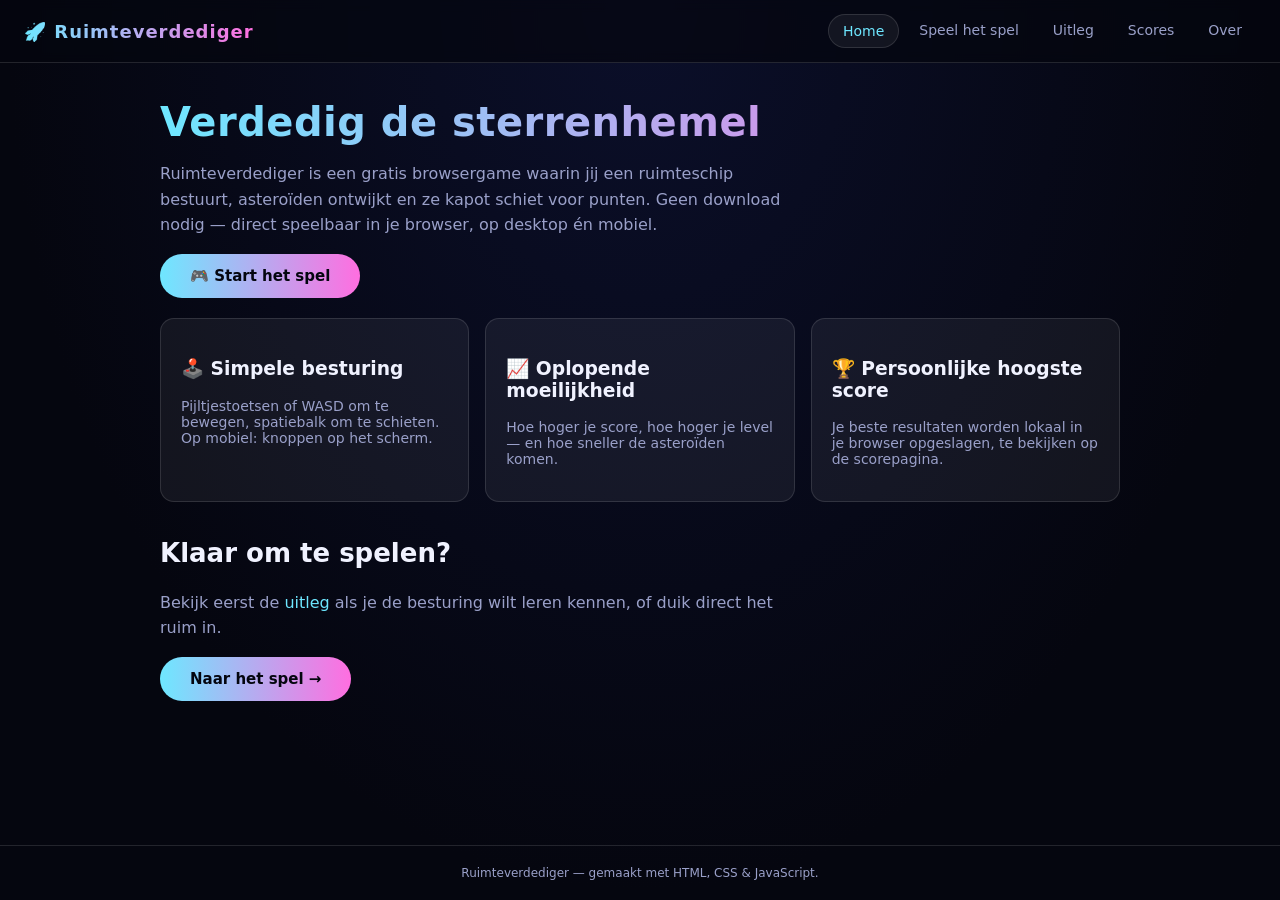
<file: index.html>
<!DOCTYPE html>
<html lang="nl">
<head>
<meta charset="UTF-8">
<meta name="viewport" content="width=device-width, initial-scale=1.0">
<title>Ruimteverdediger — Home</title>
<link rel="icon" href="data:image/svg+xml,<svg xmlns=%22http://www.w3.org/2000/svg%22 viewBox=%220 0 100 100%22><text y=%22.9em%22 font-size=%2290%22>🚀</text></svg>">
<link rel="stylesheet" href="css/style.css">
</head>
<body>

  <header class="site-header">
    <div class="logo">🚀 Ruimteverdediger</div>
    <nav class="main-nav">
      <a href="index.html" class="active">Home</a>
      <a href="spel.html">Speel het spel</a>
      <a href="uitleg.html">Uitleg</a>
      <a href="scores.html">Scores</a>
      <a href="over.html">Over</a>
    </nav>
  </header>

  <main>
    <h1>Verdedig de sterrenhemel</h1>
    <p class="lead">
      Ruimteverdediger is een gratis browsergame waarin jij een ruimteschip bestuurt,
      asteroïden ontwijkt en ze kapot schiet voor punten. Geen download nodig — direct
      speelbaar in je browser, op desktop én mobiel.
    </p>
    <a href="spel.html" class="btn">🎮 Start het spel</a>

    <div class="card-grid">
      <div class="card">
        <h3>🕹️ Simpele besturing</h3>
        <p style="color:var(--text-dim); font-size:14px;">Pijltjestoetsen of WASD om te bewegen, spatiebalk om te schieten. Op mobiel: knoppen op het scherm.</p>
      </div>
      <div class="card">
        <h3>📈 Oplopende moeilijkheid</h3>
        <p style="color:var(--text-dim); font-size:14px;">Hoe hoger je score, hoe hoger je level — en hoe sneller de asteroïden komen.</p>
      </div>
      <div class="card">
        <h3>🏆 Persoonlijke hoogste score</h3>
        <p style="color:var(--text-dim); font-size:14px;">Je beste resultaten worden lokaal in je browser opgeslagen, te bekijken op de scorepagina.</p>
      </div>
    </div>

    <h2>Klaar om te spelen?</h2>
    <p class="lead">Bekijk eerst de <a href="uitleg.html">uitleg</a> als je de besturing wilt leren kennen, of duik direct het ruim in.</p>
    <a href="spel.html" class="btn">Naar het spel →</a>
  </main>

  <footer class="site-footer">
    Ruimteverdediger — gemaakt met HTML, CSS &amp; JavaScript.
  </footer>

</body>
</html>
</file>
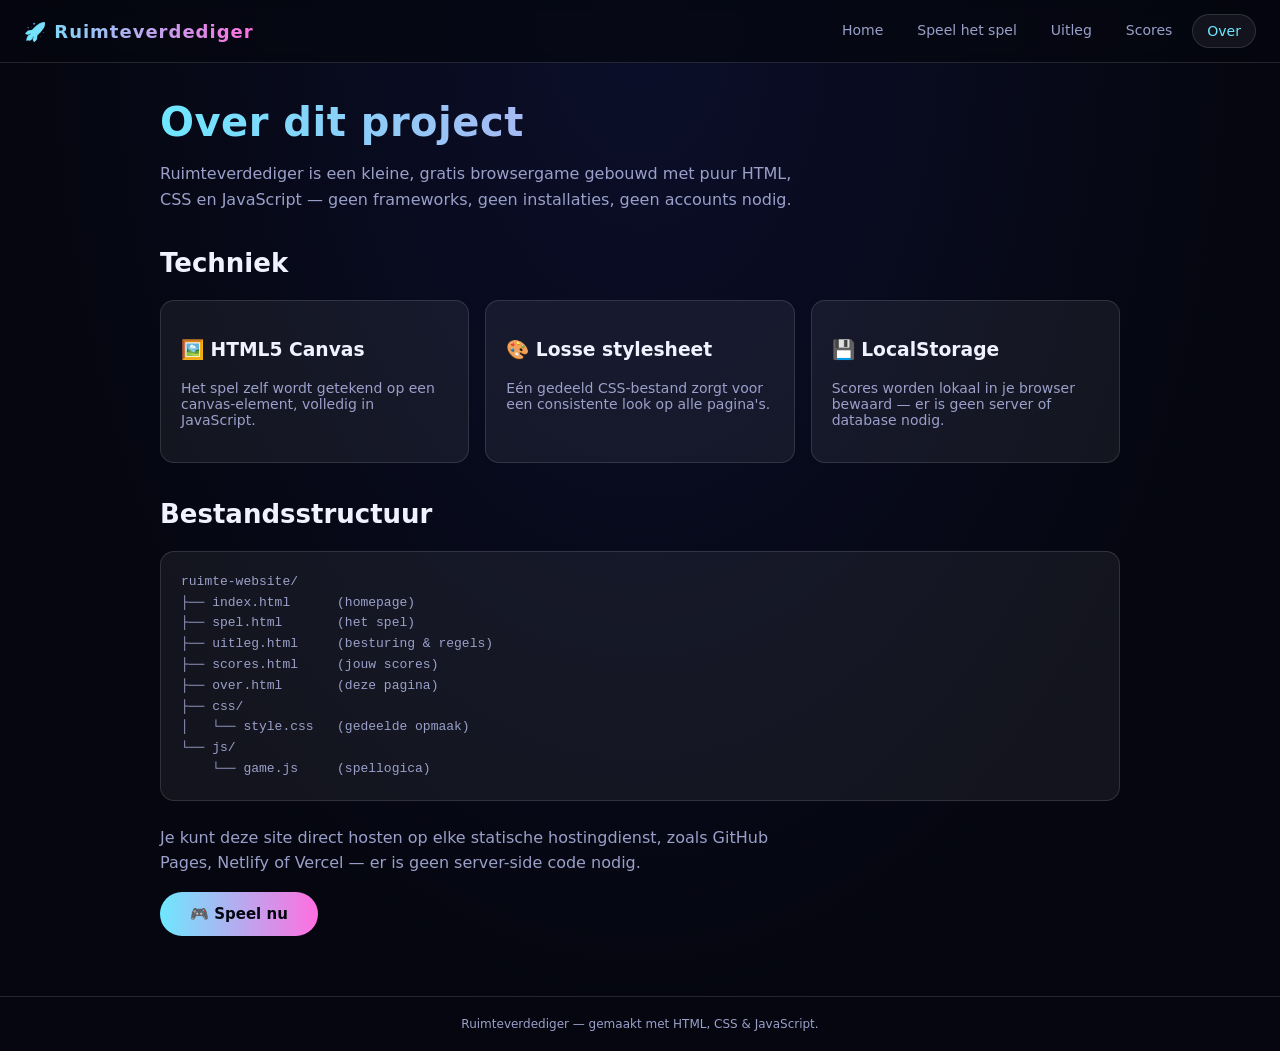
<file: over.html>
<!DOCTYPE html>
<html lang="nl">
<head>
<meta charset="UTF-8">
<meta name="viewport" content="width=device-width, initial-scale=1.0">
<title>Ruimteverdediger — Over</title>
<link rel="icon" href="data:image/svg+xml,<svg xmlns=%22http://www.w3.org/2000/svg%22 viewBox=%220 0 100 100%22><text y=%22.9em%22 font-size=%2290%22>🚀</text></svg>">
<link rel="stylesheet" href="css/style.css">
</head>
<body>

  <header class="site-header">
    <div class="logo">🚀 Ruimteverdediger</div>
    <nav class="main-nav">
      <a href="index.html">Home</a>
      <a href="spel.html">Speel het spel</a>
      <a href="uitleg.html">Uitleg</a>
      <a href="scores.html">Scores</a>
      <a href="over.html" class="active">Over</a>
    </nav>
  </header>

  <main>
    <h1>Over dit project</h1>
    <p class="lead">
      Ruimteverdediger is een kleine, gratis browsergame gebouwd met puur HTML, CSS
      en JavaScript — geen frameworks, geen installaties, geen accounts nodig.
    </p>

    <h2>Techniek</h2>
    <div class="card-grid">
      <div class="card">
        <h3>🖼️ HTML5 Canvas</h3>
        <p style="color:var(--text-dim); font-size:14px;">Het spel zelf wordt getekend op een canvas-element, volledig in JavaScript.</p>
      </div>
      <div class="card">
        <h3>🎨 Losse stylesheet</h3>
        <p style="color:var(--text-dim); font-size:14px;">Eén gedeeld CSS-bestand zorgt voor een consistente look op alle pagina's.</p>
      </div>
      <div class="card">
        <h3>💾 LocalStorage</h3>
        <p style="color:var(--text-dim); font-size:14px;">Scores worden lokaal in je browser bewaard — er is geen server of database nodig.</p>
      </div>
    </div>

    <h2>Bestandsstructuur</h2>
    <div class="card">
      <pre style="margin:0; font-size:13px; line-height:1.6; color:var(--text-dim); white-space:pre-wrap;">ruimte-website/
├── index.html      (homepage)
├── spel.html       (het spel)
├── uitleg.html     (besturing &amp; regels)
├── scores.html     (jouw scores)
├── over.html       (deze pagina)
├── css/
│   └── style.css   (gedeelde opmaak)
└── js/
    └── game.js     (spellogica)</pre>
    </div>

    <p class="lead" style="margin-top:24px;">
      Je kunt deze site direct hosten op elke statische hostingdienst, zoals
      GitHub Pages, Netlify of Vercel — er is geen server-side code nodig.
    </p>

    <a href="spel.html" class="btn">🎮 Speel nu</a>
  </main>

  <footer class="site-footer">
    Ruimteverdediger — gemaakt met HTML, CSS &amp; JavaScript.
  </footer>

</body>
</html>
</file>
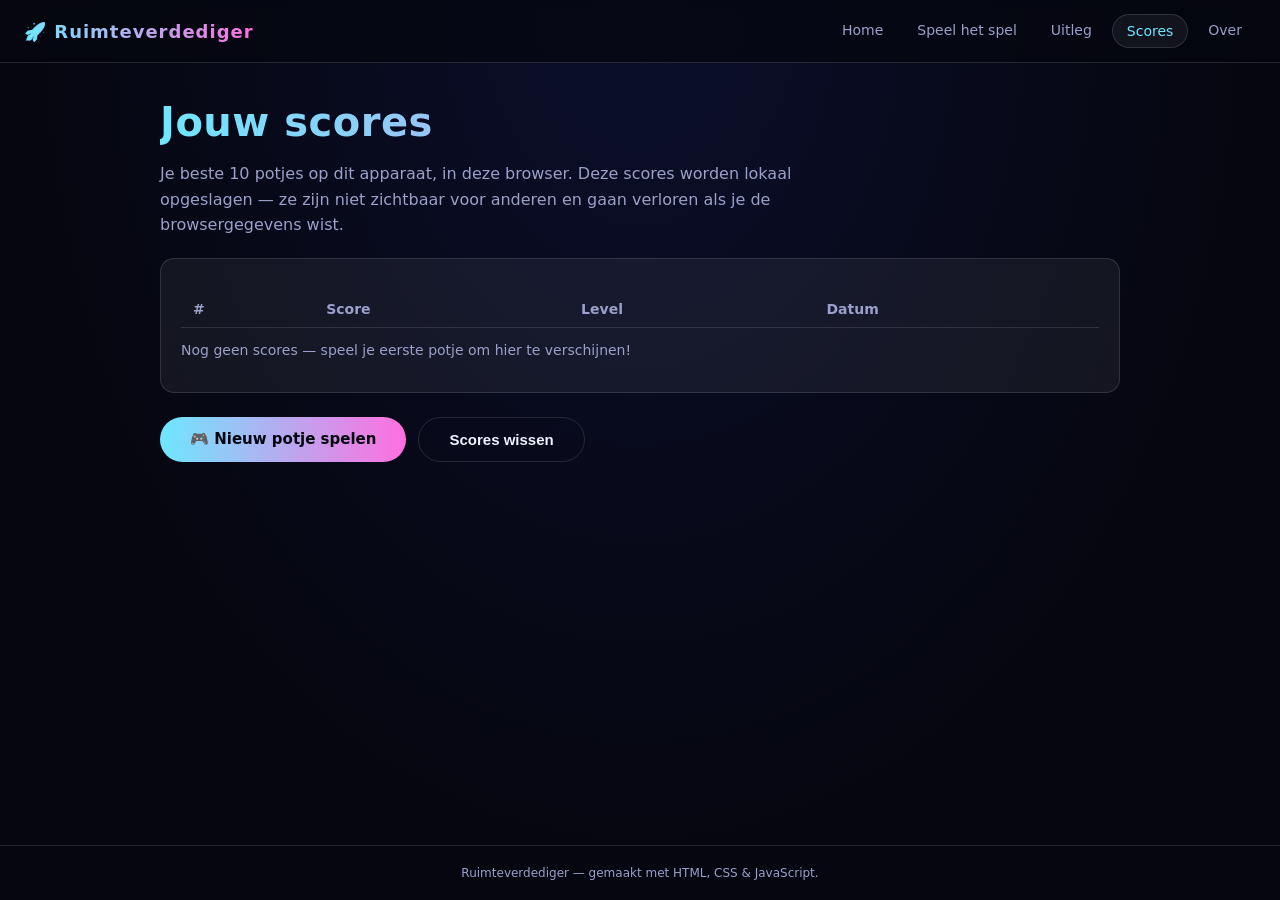
<file: scores.html>
<!DOCTYPE html>
<html lang="nl">
<head>
<meta charset="UTF-8">
<meta name="viewport" content="width=device-width, initial-scale=1.0">
<title>Ruimteverdediger — Scores</title>
<link rel="icon" href="data:image/svg+xml,<svg xmlns=%22http://www.w3.org/2000/svg%22 viewBox=%220 0 100 100%22><text y=%22.9em%22 font-size=%2290%22>🚀</text></svg>">
<link rel="stylesheet" href="css/style.css">
</head>
<body>

  <header class="site-header">
    <div class="logo">🚀 Ruimteverdediger</div>
    <nav class="main-nav">
      <a href="index.html">Home</a>
      <a href="spel.html">Speel het spel</a>
      <a href="uitleg.html">Uitleg</a>
      <a href="scores.html" class="active">Scores</a>
      <a href="over.html">Over</a>
    </nav>
  </header>

  <main>
    <h1>Jouw scores</h1>
    <p class="lead">
      Je beste 10 potjes op dit apparaat, in deze browser. Deze scores worden
      lokaal opgeslagen — ze zijn niet zichtbaar voor anderen en gaan verloren als
      je de browsergegevens wist.
    </p>

    <div class="card" style="margin-top:20px;">
      <table class="key-table" id="scoreTable">
        <tr><th>#</th><th>Score</th><th>Level</th><th>Datum</th></tr>
      </table>
      <p id="emptyMsg" style="color:var(--text-dim); font-size:14px; display:none;">
        Nog geen scores — speel je eerste potje om hier te verschijnen!
      </p>
    </div>

    <div style="margin-top:24px; display:flex; gap:12px; flex-wrap:wrap;">
      <a href="spel.html" class="btn">🎮 Nieuw potje spelen</a>
      <button id="clearBtn" class="btn btn-outline">Scores wissen</button>
    </div>
  </main>

  <footer class="site-footer">
    Ruimteverdediger — gemaakt met HTML, CSS &amp; JavaScript.
  </footer>

  <script>
    function loadScores() {
      let list = [];
      try {
        list = JSON.parse(localStorage.getItem('ruimtespel_scores') || '[]');
      } catch (e) { list = []; }

      const table = document.getElementById('scoreTable');
      const emptyMsg = document.getElementById('emptyMsg');
      // reset behalve header
      table.innerHTML = '<tr><th>#</th><th>Score</th><th>Level</th><th>Datum</th></tr>';

      if (list.length === 0) {
        emptyMsg.style.display = 'block';
        return;
      }
      emptyMsg.style.display = 'none';

      list.forEach((entry, i) => {
        const row = document.createElement('tr');
        const date = new Date(entry.date);
        const dateStr = isNaN(date) ? '—' : date.toLocaleDateString('nl-NL', { day: '2-digit', month: '2-digit', year: 'numeric' });
        row.innerHTML = `<td>${i + 1}</td><td>${entry.score}</td><td>${entry.level}</td><td>${dateStr}</td>`;
        table.appendChild(row);
      });
    }

    document.getElementById('clearBtn').addEventListener('click', () => {
      if (confirm('Weet je zeker dat je al je scores wilt wissen?')) {
        try {
          localStorage.removeItem('ruimtespel_scores');
          localStorage.removeItem('ruimtespel_highscore');
        } catch (e) {}
        loadScores();
      }
    });

    loadScores();
  </script>

</body>
</html>
</file>
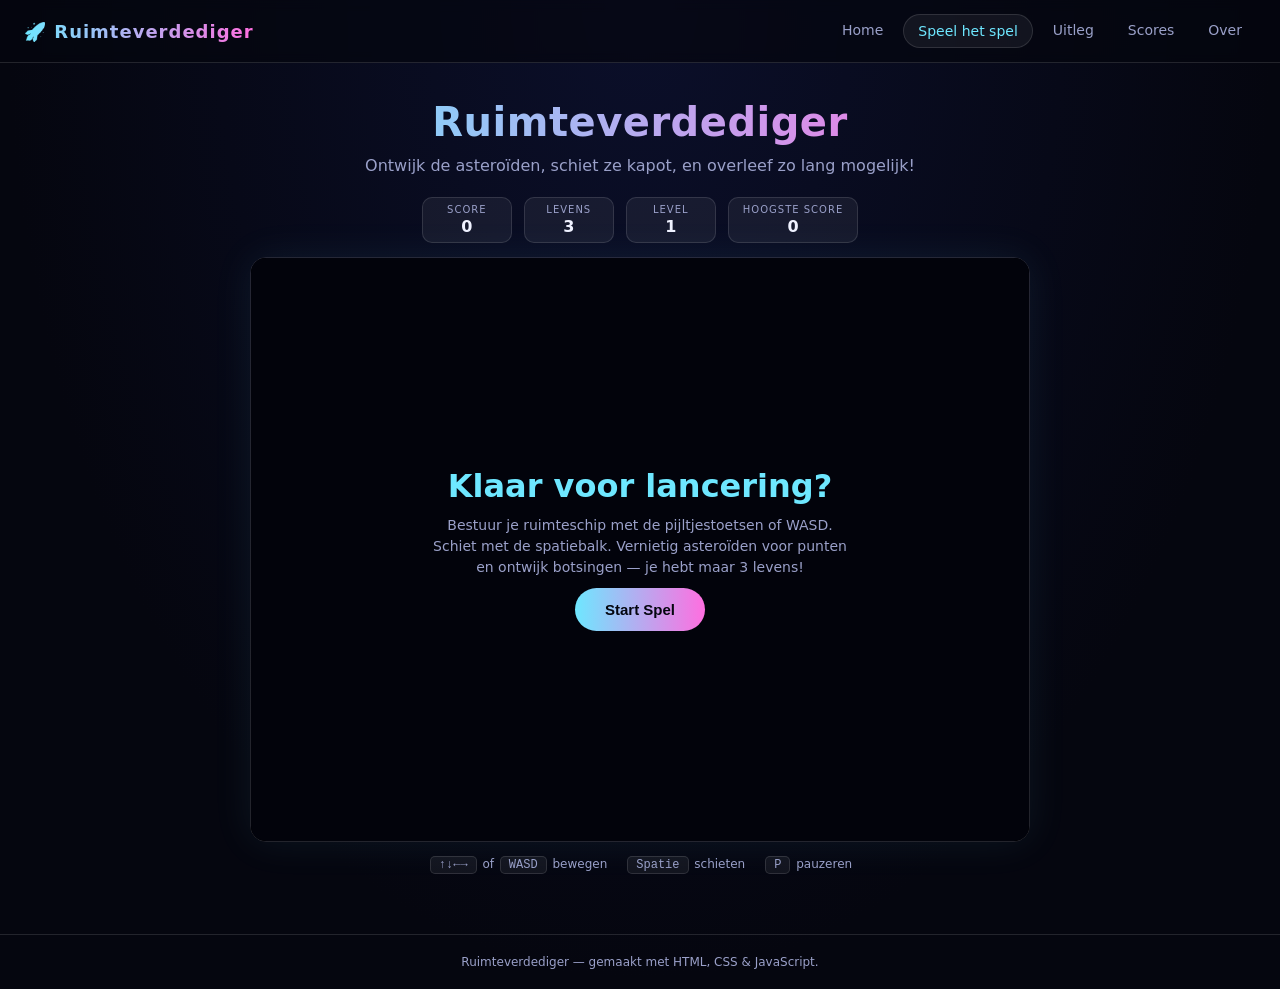
<file: spel.html>
<!DOCTYPE html>
<html lang="nl">
<head>
<meta charset="UTF-8">
<meta name="viewport" content="width=device-width, initial-scale=1.0">
<title>Ruimteverdediger — Speel</title>
<link rel="icon" href="data:image/svg+xml,<svg xmlns=%22http://www.w3.org/2000/svg%22 viewBox=%220 0 100 100%22><text y=%22.9em%22 font-size=%2290%22>🚀</text></svg>">
<link rel="stylesheet" href="css/style.css">
</head>
<body>

  <header class="site-header">
    <div class="logo">🚀 Ruimteverdediger</div>
    <nav class="main-nav">
      <a href="index.html">Home</a>
      <a href="spel.html" class="active">Speel het spel</a>
      <a href="uitleg.html">Uitleg</a>
      <a href="scores.html">Scores</a>
      <a href="over.html">Over</a>
    </nav>
  </header>

  <main style="max-width:820px;">
    <h1 style="text-align:center;">Ruimteverdediger</h1>
    <p class="lead" style="margin:0 auto 18px auto; text-align:center;">
      Ontwijk de asteroïden, schiet ze kapot, en overleef zo lang mogelijk!
    </p>

    <div class="hud">
      <div class="stat"><span class="label">Score</span><span class="value" id="scoreVal">0</span></div>
      <div class="stat"><span class="label">Levens</span><span class="value" id="livesVal">3</span></div>
      <div class="stat"><span class="label">Level</span><span class="value" id="levelVal">1</span></div>
      <div class="stat"><span class="label">Hoogste score</span><span class="value" id="highVal">0</span></div>
    </div>

    <div id="gameWrap">
      <canvas id="game"></canvas>

      <div class="overlay" id="startOverlay">
        <h2>Klaar voor lancering?</h2>
        <p>Bestuur je ruimteschip met de pijltjestoetsen of WASD. Schiet met de spatiebalk.
        Vernietig asteroïden voor punten en ontwijk botsingen — je hebt maar 3 levens!</p>
        <button id="startBtn" class="btn">Start Spel</button>
      </div>

      <div class="overlay hidden" id="gameOverOverlay">
        <h2>Game Over</h2>
        <p id="finalScoreText">Je score: 0</p>
        <button id="restartBtn" class="btn">Opnieuw Spelen</button>
      </div>

      <div class="overlay hidden" id="pauseOverlay">
        <h2>Gepauzeerd</h2>
        <p>Druk op P om verder te gaan.</p>
        <button id="resumeBtn" class="btn">Verder Spelen</button>
      </div>
    </div>

    <div class="controls-info">
      <span><span class="key">↑↓←→</span> of <span class="key">WASD</span> bewegen</span>
      <span><span class="key">Spatie</span> schieten</span>
      <span><span class="key">P</span> pauzeren</span>
    </div>

    <div id="touchControls">
      <div class="touchBtn" id="btnLeft">◀</div>
      <div class="touchBtn" id="btnFire">🔥</div>
      <div class="touchBtn" id="btnRight">▶</div>
    </div>
  </main>

  <footer class="site-footer">
    Ruimteverdediger — gemaakt met HTML, CSS &amp; JavaScript.
  </footer>

  <script src="js/game.js"></script>
</body>
</html>
</file>
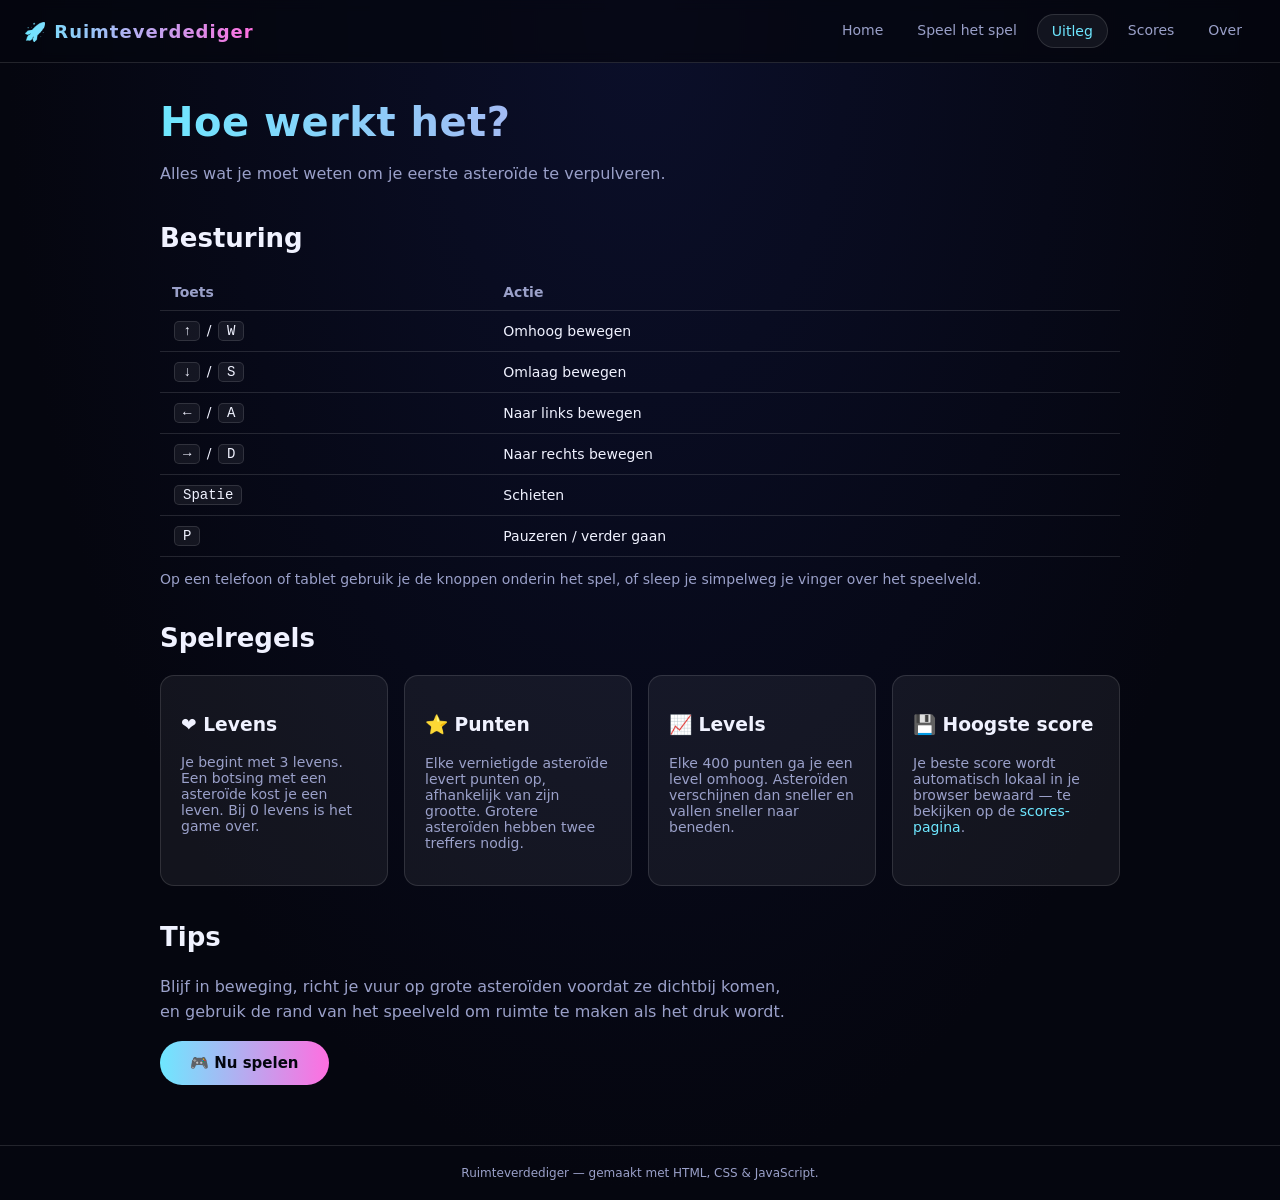
<file: uitleg.html>
<!DOCTYPE html>
<html lang="nl">
<head>
<meta charset="UTF-8">
<meta name="viewport" content="width=device-width, initial-scale=1.0">
<title>Ruimteverdediger — Uitleg</title>
<link rel="icon" href="data:image/svg+xml,<svg xmlns=%22http://www.w3.org/2000/svg%22 viewBox=%220 0 100 100%22><text y=%22.9em%22 font-size=%2290%22>🚀</text></svg>">
<link rel="stylesheet" href="css/style.css">
</head>
<body>

  <header class="site-header">
    <div class="logo">🚀 Ruimteverdediger</div>
    <nav class="main-nav">
      <a href="index.html">Home</a>
      <a href="spel.html">Speel het spel</a>
      <a href="uitleg.html" class="active">Uitleg</a>
      <a href="scores.html">Scores</a>
      <a href="over.html">Over</a>
    </nav>
  </header>

  <main>
    <h1>Hoe werkt het?</h1>
    <p class="lead">Alles wat je moet weten om je eerste asteroïde te verpulveren.</p>

    <h2>Besturing</h2>
    <table class="key-table">
      <tr><th>Toets</th><th>Actie</th></tr>
      <tr><td><span class="key">↑</span> / <span class="key">W</span></td><td>Omhoog bewegen</td></tr>
      <tr><td><span class="key">↓</span> / <span class="key">S</span></td><td>Omlaag bewegen</td></tr>
      <tr><td><span class="key">←</span> / <span class="key">A</span></td><td>Naar links bewegen</td></tr>
      <tr><td><span class="key">→</span> / <span class="key">D</span></td><td>Naar rechts bewegen</td></tr>
      <tr><td><span class="key">Spatie</span></td><td>Schieten</td></tr>
      <tr><td><span class="key">P</span></td><td>Pauzeren / verder gaan</td></tr>
    </table>
    <p style="color:var(--text-dim); font-size:14px;">Op een telefoon of tablet gebruik je de knoppen onderin het spel, of sleep je simpelweg je vinger over het speelveld.</p>

    <h2>Spelregels</h2>
    <div class="card-grid">
      <div class="card">
        <h3>❤️ Levens</h3>
        <p style="color:var(--text-dim); font-size:14px;">Je begint met 3 levens. Een botsing met een asteroïde kost je een leven. Bij 0 levens is het game over.</p>
      </div>
      <div class="card">
        <h3>⭐ Punten</h3>
        <p style="color:var(--text-dim); font-size:14px;">Elke vernietigde asteroïde levert punten op, afhankelijk van zijn grootte. Grotere asteroïden hebben twee treffers nodig.</p>
      </div>
      <div class="card">
        <h3>📈 Levels</h3>
        <p style="color:var(--text-dim); font-size:14px;">Elke 400 punten ga je een level omhoog. Asteroïden verschijnen dan sneller en vallen sneller naar beneden.</p>
      </div>
      <div class="card">
        <h3>💾 Hoogste score</h3>
        <p style="color:var(--text-dim); font-size:14px;">Je beste score wordt automatisch lokaal in je browser bewaard — te bekijken op de <a href="scores.html">scores-pagina</a>.</p>
      </div>
    </div>

    <h2>Tips</h2>
    <p class="lead">
      Blijf in beweging, richt je vuur op grote asteroïden voordat ze dichtbij komen,
      en gebruik de rand van het speelveld om ruimte te maken als het druk wordt.
    </p>

    <a href="spel.html" class="btn">🎮 Nu spelen</a>
  </main>

  <footer class="site-footer">
    Ruimteverdediger — gemaakt met HTML, CSS &amp; JavaScript.
  </footer>

</body>
</html>
</file>
<file: css/style.css>
:root {
  --bg: #05060f;
  --bg2: #0b0f2a;
  --panel: rgba(255,255,255,0.06);
  --panel-border: rgba(255,255,255,0.12);
  --text: #f0f2ff;
  --text-dim: #9aa0c9;
  --accent: #6ee7ff;
  --accent2: #ff6ee0;
  --danger: #ff5a5a;
  --good: #7dffb0;
}

* { box-sizing: border-box; }

html, body {
  margin: 0;
  padding: 0;
  background: var(--bg);
  color: var(--text);
  font-family: 'Segoe UI', system-ui, -apple-system, sans-serif;
  min-height: 100%;
}

body {
  background: radial-gradient(ellipse at top, var(--bg2), var(--bg) 70%);
  min-height: 100vh;
  display: flex;
  flex-direction: column;
}

a { color: var(--accent); text-decoration: none; }
a:hover { text-decoration: underline; }

/* ---------- Navigatie ---------- */
header.site-header {
  display: flex;
  align-items: center;
  justify-content: space-between;
  padding: 14px 24px;
  border-bottom: 1px solid var(--panel-border);
  background: rgba(5,6,15,0.7);
  backdrop-filter: blur(6px);
  position: sticky;
  top: 0;
  z-index: 50;
  flex-wrap: wrap;
  gap: 10px;
}

.logo {
  font-weight: 800;
  font-size: 18px;
  letter-spacing: 1px;
  background: linear-gradient(90deg, var(--accent), var(--accent2));
  -webkit-background-clip: text;
  background-clip: text;
  color: transparent;
}

nav.main-nav {
  display: flex;
  gap: 6px;
  flex-wrap: wrap;
}

nav.main-nav a {
  color: var(--text-dim);
  font-size: 14px;
  padding: 8px 14px;
  border-radius: 999px;
  transition: background 0.15s ease, color 0.15s ease;
}

nav.main-nav a:hover {
  background: var(--panel);
  color: var(--text);
  text-decoration: none;
}

nav.main-nav a.active {
  background: var(--panel);
  color: var(--accent);
  border: 1px solid var(--panel-border);
}

/* ---------- Algemene layout ---------- */
main {
  flex: 1;
  width: 100%;
  max-width: 1000px;
  margin: 0 auto;
  padding: 32px 20px 60px 20px;
}

footer.site-footer {
  text-align: center;
  padding: 20px;
  color: var(--text-dim);
  font-size: 12px;
  border-top: 1px solid var(--panel-border);
}

h1 {
  font-size: clamp(26px, 5vw, 40px);
  margin: 4px 0 8px 0;
  letter-spacing: 0.5px;
  background: linear-gradient(90deg, var(--accent), var(--accent2));
  -webkit-background-clip: text;
  background-clip: text;
  color: transparent;
}

h2 {
  font-size: clamp(20px, 3.5vw, 26px);
  margin-top: 36px;
  color: var(--text);
}

p.lead {
  color: var(--text-dim);
  font-size: 16px;
  line-height: 1.6;
  max-width: 640px;
}

.card {
  background: var(--panel);
  border: 1px solid var(--panel-border);
  border-radius: 14px;
  padding: 20px;
}

.card-grid {
  display: grid;
  grid-template-columns: repeat(auto-fit, minmax(220px, 1fr));
  gap: 16px;
  margin-top: 20px;
}

.btn {
  display: inline-block;
  background: linear-gradient(90deg, var(--accent), var(--accent2));
  border: none;
  color: #04060f;
  font-weight: 700;
  font-size: 15px;
  padding: 13px 30px;
  border-radius: 999px;
  cursor: pointer;
  transition: transform 0.15s ease, box-shadow 0.15s ease;
  text-decoration: none;
}
.btn:hover { transform: translateY(-2px); box-shadow: 0 6px 20px rgba(110,231,255,0.35); text-decoration: none; }
.btn:active { transform: translateY(0px); }

.btn-outline {
  background: transparent;
  border: 1px solid var(--panel-border);
  color: var(--text);
}

table.key-table {
  width: 100%;
  border-collapse: collapse;
  margin-top: 12px;
}
table.key-table th, table.key-table td {
  text-align: left;
  padding: 10px 12px;
  border-bottom: 1px solid var(--panel-border);
  font-size: 14px;
}
table.key-table th { color: var(--text-dim); font-weight: 600; }

.key {
  display: inline-block;
  border: 1px solid var(--panel-border);
  background: var(--panel);
  border-radius: 5px;
  padding: 1px 8px;
  font-family: monospace;
  margin: 0 2px;
}

/* ---------- Spelpagina ---------- */
.hud {
  display: flex;
  gap: 12px;
  flex-wrap: wrap;
  justify-content: center;
  margin-bottom: 14px;
}

.stat {
  background: var(--panel);
  border: 1px solid var(--panel-border);
  border-radius: 10px;
  padding: 6px 14px;
  font-size: 14px;
  min-width: 90px;
  text-align: center;
}
.stat .label {
  display: block;
  font-size: 10px;
  text-transform: uppercase;
  letter-spacing: 1px;
  color: var(--text-dim);
  margin-bottom: 2px;
}
.stat .value { font-weight: 700; font-size: 16px; }

#gameWrap {
  position: relative;
  width: 100%;
  max-width: 800px;
  margin: 0 auto;
  aspect-ratio: 4 / 3;
  border-radius: 16px;
  overflow: hidden;
  border: 1px solid var(--panel-border);
  box-shadow: 0 0 40px rgba(110, 231, 255, 0.08), inset 0 0 60px rgba(0,0,0,0.5);
  touch-action: none;
}

canvas { display: block; width: 100%; height: 100%; background: #000; }

.overlay {
  position: absolute;
  inset: 0;
  display: flex;
  flex-direction: column;
  align-items: center;
  justify-content: center;
  text-align: center;
  background: rgba(3, 4, 14, 0.82);
  backdrop-filter: blur(3px);
  padding: 20px;
  gap: 10px;
}
.overlay.hidden { display: none; }
.overlay h2 { margin: 0; font-size: clamp(22px, 5vw, 32px); color: var(--accent); }
.overlay p { color: var(--text-dim); max-width: 420px; line-height: 1.5; font-size: 14px; margin: 0; }

.controls-info {
  margin-top: 14px;
  display: flex;
  gap: 18px;
  flex-wrap: wrap;
  justify-content: center;
  color: var(--text-dim);
  font-size: 12px;
  max-width: 800px;
  text-align: center;
  margin-left: auto;
  margin-right: auto;
}

#touchControls {
  display: none;
  width: 100%;
  max-width: 800px;
  margin: 12px auto 0 auto;
  justify-content: space-between;
  gap: 10px;
}
.touchBtn {
  flex: 1;
  background: var(--panel);
  border: 1px solid var(--panel-border);
  border-radius: 12px;
  color: var(--text);
  font-size: 22px;
  padding: 16px 0;
  user-select: none;
  -webkit-user-select: none;
  text-align: center;
}
.touchBtn:active { background: rgba(110,231,255,0.2); }

@media (hover: none) and (pointer: coarse) {
  #touchControls { display: flex; }
}
</file>
